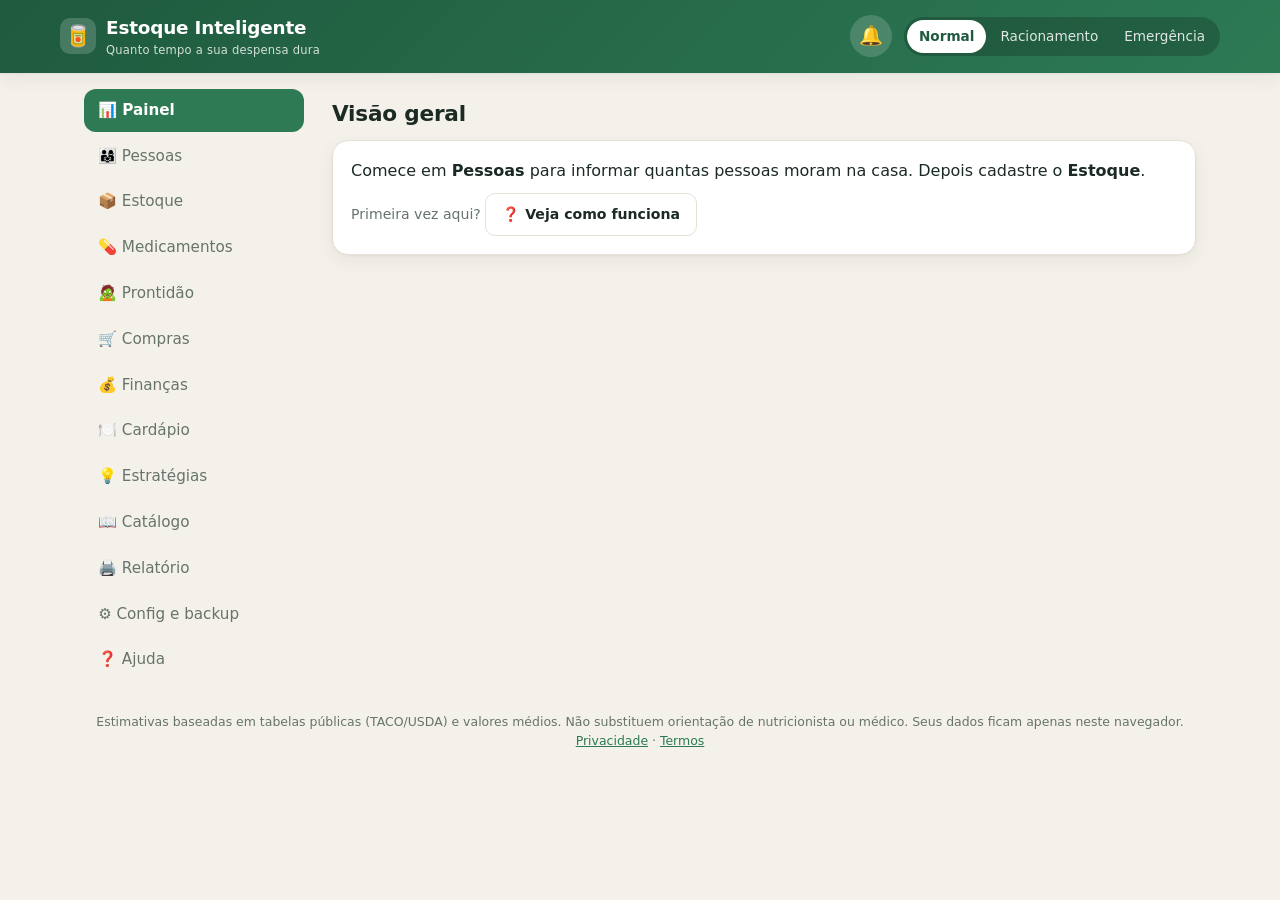
<file: index.html>
<!doctype html>
<html lang="pt-BR">
<head>
<meta charset="utf-8">
<meta name="viewport" content="width=device-width, initial-scale=1">
<title>Estoque Inteligente</title>
<meta name="description" content="Controle de alimentos armazenados e quanto tempo duram para a sua família.">
<meta name="theme-color" content="#2f6f4e">
<link rel="manifest" href="manifest.webmanifest">
<link rel="icon" href="icons/icon.svg" type="image/svg+xml">
<link rel="apple-touch-icon" href="icons/icon-192.png">
<link rel="stylesheet" href="css/style.css">
</head>
<body>
<header class="top">
  <div class="top-in">
    <div class="brand"><span class="logo" aria-hidden="true">🥫</span><div><strong>Estoque Inteligente</strong><small>Quanto tempo a sua despensa dura</small></div></div>
    <button id="bell" class="bell" type="button" data-act="notif-abrir" aria-label="Notificações" aria-pressed="false"><span aria-hidden="true">🔔</span><span class="badge" hidden>0</span></button>
    <div id="modo" class="seg" role="group" aria-label="Modo de consumo"></div>
  </div>
</header>
<div class="layout">
<nav class="tabs" aria-label="Seções"><div id="tabs" class="tabs-in" role="tablist"></div></nav>
<main id="view" tabindex="-1"></main>
</div>
<footer class="foot">
  Estimativas baseadas em tabelas públicas (TACO/USDA) e valores médios. Não substituem orientação de nutricionista ou médico.
  Seus dados ficam apenas neste navegador.
  <a href="privacidade.html">Privacidade</a> · <a href="termos.html">Termos</a>
</footer>
<script src="js/data.js"></script>
<script src="js/taco.js"></script>
<script src="js/usda.js"></script>
<script src="js/extras.js"></script>
<script src="js/meds.js"></script>
<script src="js/prontidao.js"></script>
<script src="js/drive.js"></script>
<script src="js/financas.js"></script>
<script src="js/engine.js"></script>
<script src="js/app.js"></script>
<script>
if ("serviceWorker" in navigator && location.protocol.indexOf("http") === 0) {
  window.addEventListener("load", function () { navigator.serviceWorker.register("sw.js").catch(function () {}); });
}
</script>
</body>
</html>
</file>
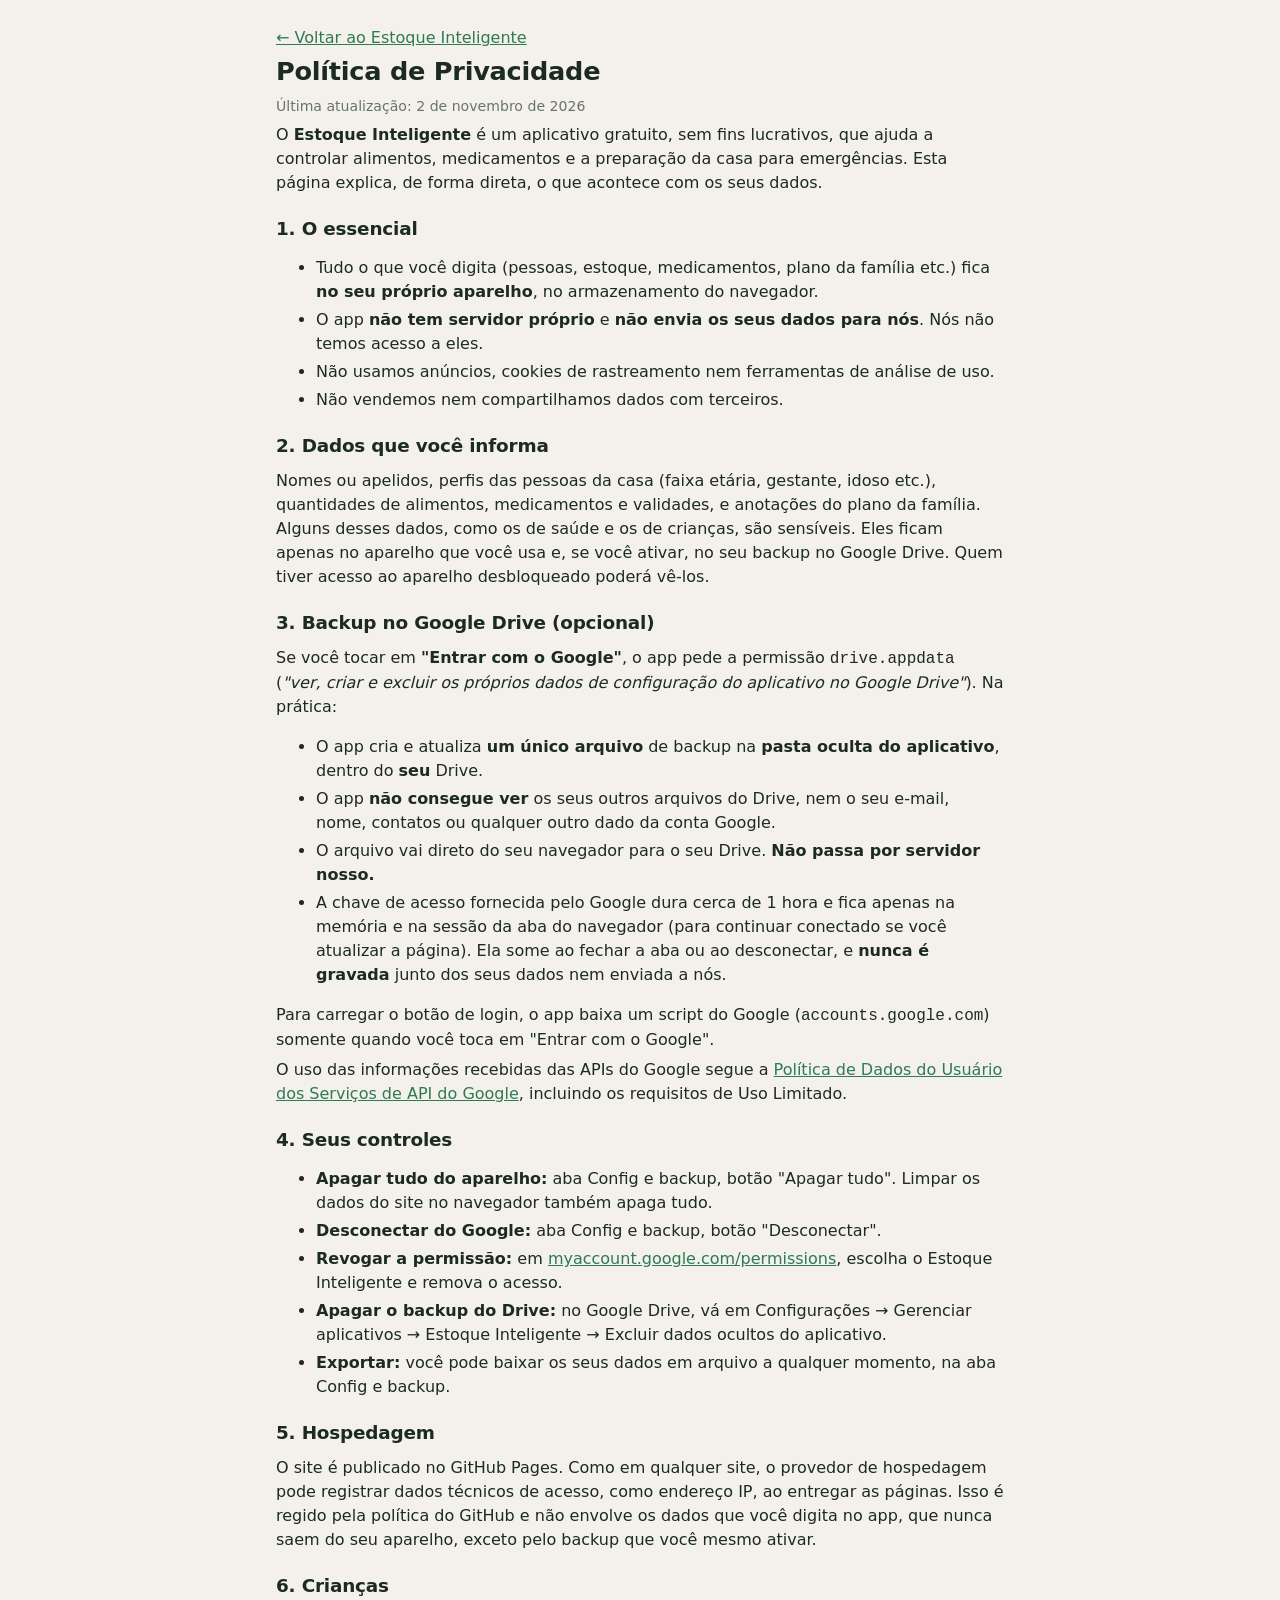
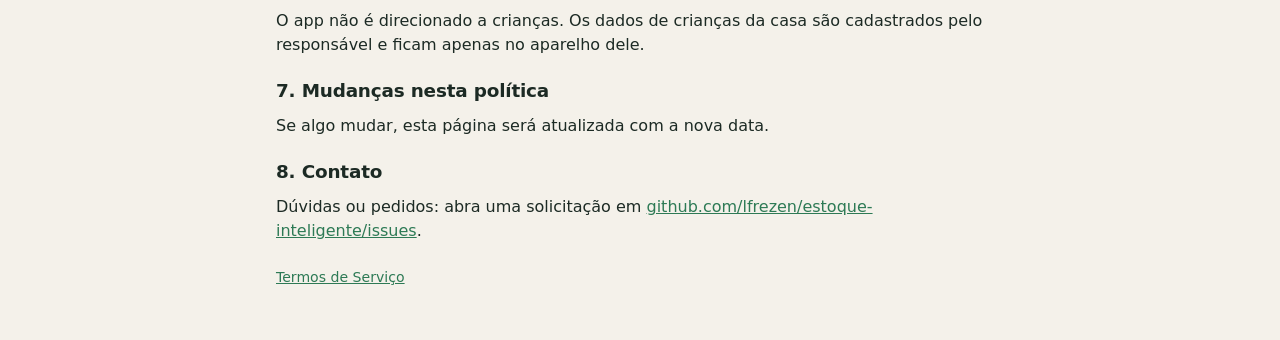
<file: privacidade.html>
<!doctype html>
<html lang="pt-BR">
<head>
<meta charset="utf-8">
<meta name="viewport" content="width=device-width, initial-scale=1">
<title>Política de Privacidade · Estoque Inteligente</title>
<meta name="description" content="Como o Estoque Inteligente trata os seus dados: tudo fica no seu aparelho, e o backup no Google Drive é opcional.">
<link rel="stylesheet" href="css/style.css">
<style>.doc{max-width:760px;margin:0 auto;padding:20px 16px 48px}.doc h1{font-size:1.6rem}.doc h2{font-size:1.15rem;margin-top:22px}.doc li{margin:4px 0}.doc a{color:var(--brand)}</style>
</head>
<body>
<main class="doc">
<p><a href="./">← Voltar ao Estoque Inteligente</a></p>
<h1>Política de Privacidade</h1>
<p class="muted">Última atualização: 2 de novembro de 2026</p>

<p>O <b>Estoque Inteligente</b> é um aplicativo gratuito, sem fins lucrativos, que ajuda a controlar alimentos, medicamentos e a preparação da casa para emergências. Esta página explica, de forma direta, o que acontece com os seus dados.</p>

<h2>1. O essencial</h2>
<ul>
  <li>Tudo o que você digita (pessoas, estoque, medicamentos, plano da família etc.) fica <b>no seu próprio aparelho</b>, no armazenamento do navegador.</li>
  <li>O app <b>não tem servidor próprio</b> e <b>não envia os seus dados para nós</b>. Nós não temos acesso a eles.</li>
  <li>Não usamos anúncios, cookies de rastreamento nem ferramentas de análise de uso.</li>
  <li>Não vendemos nem compartilhamos dados com terceiros.</li>
</ul>

<h2>2. Dados que você informa</h2>
<p>Nomes ou apelidos, perfis das pessoas da casa (faixa etária, gestante, idoso etc.), quantidades de alimentos, medicamentos e validades, e anotações do plano da família. Alguns desses dados, como os de saúde e os de crianças, são sensíveis. Eles ficam apenas no aparelho que você usa e, se você ativar, no seu backup no Google Drive. Quem tiver acesso ao aparelho desbloqueado poderá vê-los.</p>

<h2>3. Backup no Google Drive (opcional)</h2>
<p>Se você tocar em <b>"Entrar com o Google"</b>, o app pede a permissão <code>drive.appdata</code> (<i>"ver, criar e excluir os próprios dados de configuração do aplicativo no Google Drive"</i>). Na prática:</p>
<ul>
  <li>O app cria e atualiza <b>um único arquivo</b> de backup na <b>pasta oculta do aplicativo</b>, dentro do <b>seu</b> Drive.</li>
  <li>O app <b>não consegue ver</b> os seus outros arquivos do Drive, nem o seu e-mail, nome, contatos ou qualquer outro dado da conta Google.</li>
  <li>O arquivo vai direto do seu navegador para o seu Drive. <b>Não passa por servidor nosso.</b></li>
  <li>A chave de acesso fornecida pelo Google dura cerca de 1 hora e fica apenas na memória e na sessão da aba do navegador (para continuar conectado se você atualizar a página). Ela some ao fechar a aba ou ao desconectar, e <b>nunca é gravada</b> junto dos seus dados nem enviada a nós.</li>
</ul>
<p>Para carregar o botão de login, o app baixa um script do Google (<code>accounts.google.com</code>) somente quando você toca em "Entrar com o Google".</p>
<p>O uso das informações recebidas das APIs do Google segue a <a href="https://developers.google.com/terms/api-services-user-data-policy" rel="noopener">Política de Dados do Usuário dos Serviços de API do Google</a>, incluindo os requisitos de Uso Limitado.</p>

<h2>4. Seus controles</h2>
<ul>
  <li><b>Apagar tudo do aparelho:</b> aba Config e backup, botão "Apagar tudo". Limpar os dados do site no navegador também apaga tudo.</li>
  <li><b>Desconectar do Google:</b> aba Config e backup, botão "Desconectar".</li>
  <li><b>Revogar a permissão:</b> em <a href="https://myaccount.google.com/permissions" rel="noopener">myaccount.google.com/permissions</a>, escolha o Estoque Inteligente e remova o acesso.</li>
  <li><b>Apagar o backup do Drive:</b> no Google Drive, vá em Configurações → Gerenciar aplicativos → Estoque Inteligente → Excluir dados ocultos do aplicativo.</li>
  <li><b>Exportar:</b> você pode baixar os seus dados em arquivo a qualquer momento, na aba Config e backup.</li>
</ul>

<h2>5. Hospedagem</h2>
<p>O site é publicado no GitHub Pages. Como em qualquer site, o provedor de hospedagem pode registrar dados técnicos de acesso, como endereço IP, ao entregar as páginas. Isso é regido pela política do GitHub e não envolve os dados que você digita no app, que nunca saem do seu aparelho, exceto pelo backup que você mesmo ativar.</p>

<h2>6. Crianças</h2>
<p>O app não é direcionado a crianças. Os dados de crianças da casa são cadastrados pelo responsável e ficam apenas no aparelho dele.</p>

<h2>7. Mudanças nesta política</h2>
<p>Se algo mudar, esta página será atualizada com a nova data.</p>

<h2>8. Contato</h2>
<p>Dúvidas ou pedidos: abra uma solicitação em <a href="https://github.com/lfrezen/estoque-inteligente/issues" rel="noopener">github.com/lfrezen/estoque-inteligente/issues</a>.</p>

<p class="muted" style="margin-top:24px"><a href="termos.html">Termos de Serviço</a></p>
</main>
</body>
</html>
</file>
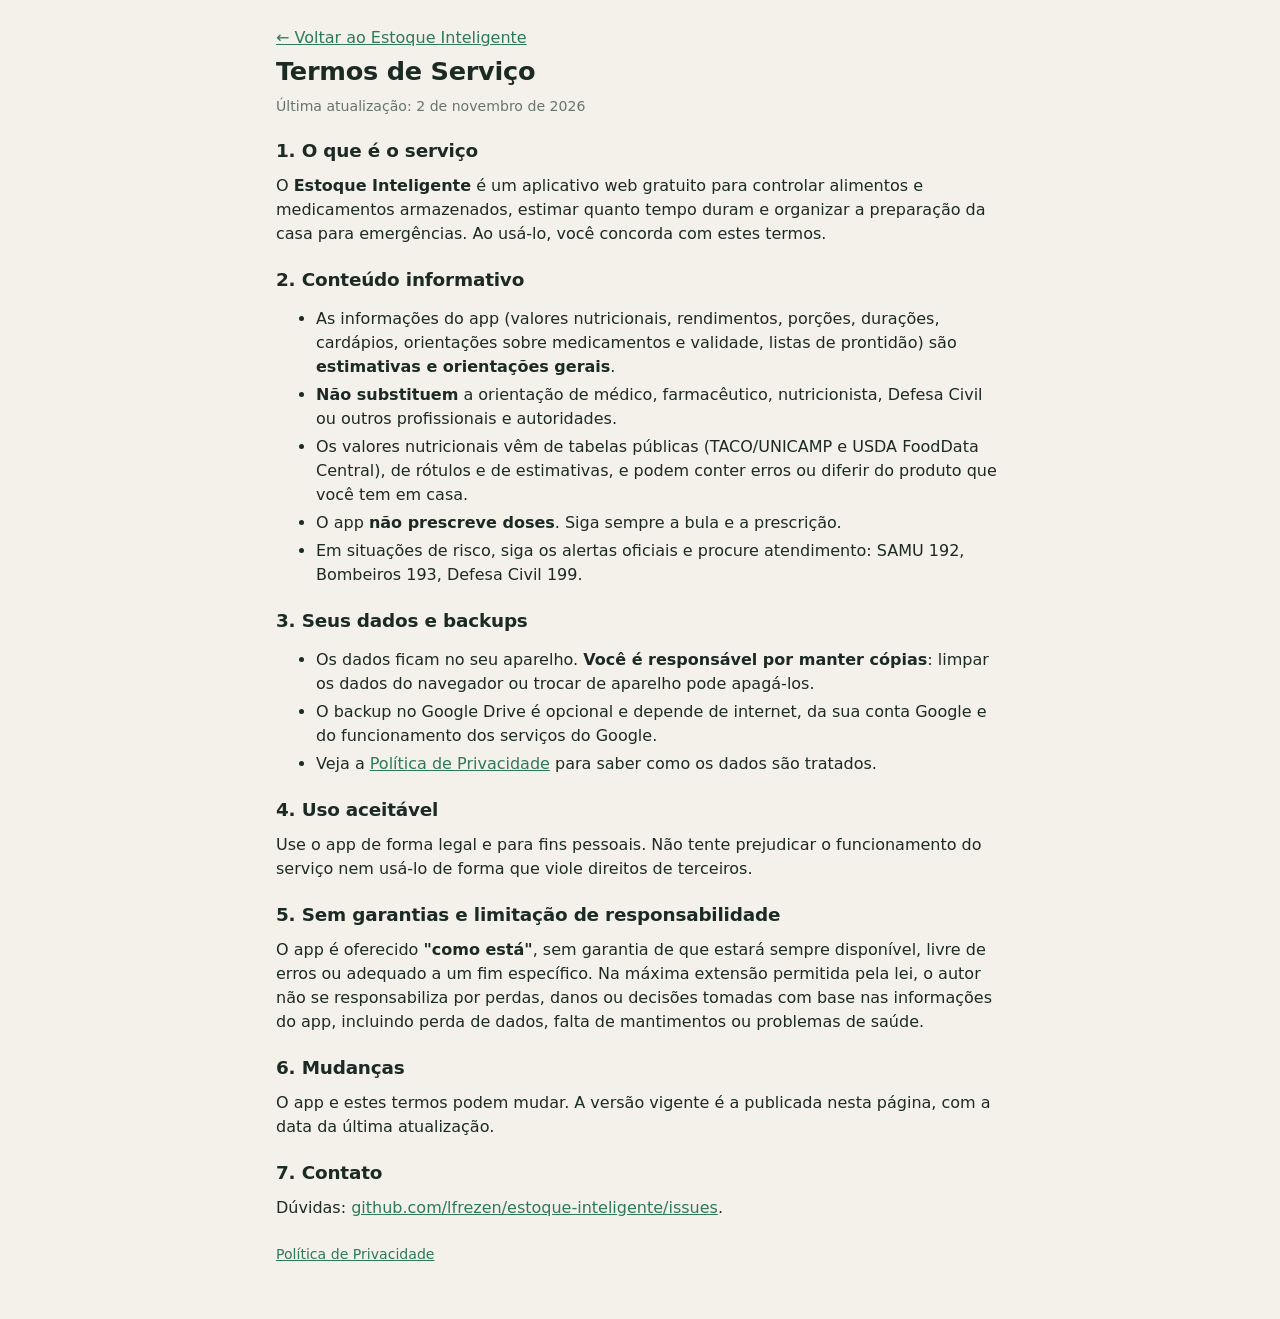
<file: termos.html>
<!doctype html>
<html lang="pt-BR">
<head>
<meta charset="utf-8">
<meta name="viewport" content="width=device-width, initial-scale=1">
<title>Termos de Serviço · Estoque Inteligente</title>
<meta name="description" content="Condições de uso do Estoque Inteligente, aplicativo gratuito e informativo.">
<link rel="stylesheet" href="css/style.css">
<style>.doc{max-width:760px;margin:0 auto;padding:20px 16px 48px}.doc h1{font-size:1.6rem}.doc h2{font-size:1.15rem;margin-top:22px}.doc li{margin:4px 0}.doc a{color:var(--brand)}</style>
</head>
<body>
<main class="doc">
<p><a href="./">← Voltar ao Estoque Inteligente</a></p>
<h1>Termos de Serviço</h1>
<p class="muted">Última atualização: 2 de novembro de 2026</p>

<h2>1. O que é o serviço</h2>
<p>O <b>Estoque Inteligente</b> é um aplicativo web gratuito para controlar alimentos e medicamentos armazenados, estimar quanto tempo duram e organizar a preparação da casa para emergências. Ao usá-lo, você concorda com estes termos.</p>

<h2>2. Conteúdo informativo</h2>
<ul>
  <li>As informações do app (valores nutricionais, rendimentos, porções, durações, cardápios, orientações sobre medicamentos e validade, listas de prontidão) são <b>estimativas e orientações gerais</b>.</li>
  <li><b>Não substituem</b> a orientação de médico, farmacêutico, nutricionista, Defesa Civil ou outros profissionais e autoridades.</li>
  <li>Os valores nutricionais vêm de tabelas públicas (TACO/UNICAMP e USDA FoodData Central), de rótulos e de estimativas, e podem conter erros ou diferir do produto que você tem em casa.</li>
  <li>O app <b>não prescreve doses</b>. Siga sempre a bula e a prescrição.</li>
  <li>Em situações de risco, siga os alertas oficiais e procure atendimento: SAMU 192, Bombeiros 193, Defesa Civil 199.</li>
</ul>

<h2>3. Seus dados e backups</h2>
<ul>
  <li>Os dados ficam no seu aparelho. <b>Você é responsável por manter cópias</b>: limpar os dados do navegador ou trocar de aparelho pode apagá-los.</li>
  <li>O backup no Google Drive é opcional e depende de internet, da sua conta Google e do funcionamento dos serviços do Google.</li>
  <li>Veja a <a href="privacidade.html">Política de Privacidade</a> para saber como os dados são tratados.</li>
</ul>

<h2>4. Uso aceitável</h2>
<p>Use o app de forma legal e para fins pessoais. Não tente prejudicar o funcionamento do serviço nem usá-lo de forma que viole direitos de terceiros.</p>

<h2>5. Sem garantias e limitação de responsabilidade</h2>
<p>O app é oferecido <b>"como está"</b>, sem garantia de que estará sempre disponível, livre de erros ou adequado a um fim específico. Na máxima extensão permitida pela lei, o autor não se responsabiliza por perdas, danos ou decisões tomadas com base nas informações do app, incluindo perda de dados, falta de mantimentos ou problemas de saúde.</p>

<h2>6. Mudanças</h2>
<p>O app e estes termos podem mudar. A versão vigente é a publicada nesta página, com a data da última atualização.</p>

<h2>7. Contato</h2>
<p>Dúvidas: <a href="https://github.com/lfrezen/estoque-inteligente/issues" rel="noopener">github.com/lfrezen/estoque-inteligente/issues</a>.</p>

<p class="muted" style="margin-top:24px"><a href="privacidade.html">Política de Privacidade</a></p>
</main>
</body>
</html>
</file>
<file: css/style.css>
:root {
  --bg: #f4f1ea; --bg2: #ebe7dc; --card: #ffffff; --ink: #1c2a24; --muted: #66746c; --line: #e6e1d4;
  --brand: #2d7a55; --brand-2: #1f5a3e; --brand-soft: #e3f1e9; --brand-ink: #ffffff;
  --accent: #e0a23b; --ok: #2d7a55; --warn: #c98512; --bad: #c4423a; --info: #2f6db2;
  --ok-soft: #e3f1e9; --warn-soft: #fbf0d9; --bad-soft: #fae6e3; --info-soft: #e4eefa;
  --bar: #ece8dc; --shadow: 0 1px 2px rgba(28,42,36,.05), 0 6px 18px rgba(28,42,36,.06);
  --r: 16px;
}
@media (prefers-color-scheme: dark) {
  :root { --bg: #101613; --bg2: #18201c; --card: #19211d; --ink: #e8eee9; --muted: #93a39a; --line: #2a352f;
    --brand: #4fb184; --brand-2: #3a9a6e; --brand-soft: #1d3228; --brand-ink: #08130d; --accent: #e8b550;
    --ok: #55b98b; --warn: #e5a93f; --bad: #ee7b72; --info: #7db3ec;
    --ok-soft: #1b3126; --warn-soft: #382d14; --bad-soft: #3a1f1c; --info-soft: #1a2a3d;
    --bar: #26312b; --shadow: 0 1px 2px rgba(0,0,0,.3), 0 6px 18px rgba(0,0,0,.25); }
}
* { box-sizing: border-box; }
html { scroll-behavior: smooth; }
body { margin: 0; background: var(--bg); color: var(--ink); font: 16px/1.5 system-ui, -apple-system, "Segoe UI", Roboto, sans-serif; -webkit-font-smoothing: antialiased; }

/* Cabeçalho */
.top { position: sticky; top: 0; z-index: 20; background: linear-gradient(135deg, var(--brand-2), var(--brand)); color: #fff; padding: 12px 16px 14px; box-shadow: var(--shadow); }
.top-in { max-width: 980px; margin: 0 auto; display: flex; align-items: center; justify-content: space-between; gap: 12px; flex-wrap: wrap; }
.brand { display: flex; align-items: center; gap: 10px; font-size: 1.15rem; letter-spacing: -.01em; }
.brand .logo { width: 36px; height: 36px; border-radius: 10px; background: rgba(255,255,255,.18); display: grid; place-items: center; font-size: 1.3rem; }
.brand small { display: block; font-size: .72rem; opacity: .8; font-weight: 400; letter-spacing: .02em; }
.seg { display: inline-flex; background: rgba(0,0,0,.2); border-radius: 99px; padding: 3px; gap: 2px; }
.seg button { border: 0; background: transparent; color: rgba(255,255,255,.85); font: inherit; font-size: .85rem; padding: 6px 12px; border-radius: 99px; cursor: pointer; transition: background .15s; }
.seg button[aria-pressed="true"] { background: #fff; color: var(--brand-2); font-weight: 700; }
.tabs { display: flex; gap: 6px; overflow-x: auto; padding: 10px 12px; background: var(--bg); scrollbar-width: none; }
.tabs::-webkit-scrollbar { display: none; }
.tabs-in { display: flex; gap: 6px; max-width: 980px; margin: 0 auto; width: 100%; }
.tabs button { flex: 0 0 auto; border: 1px solid var(--line); background: var(--card); color: var(--muted); padding: 7px 13px; border-radius: 99px; font: inherit; font-size: .9rem; cursor: pointer; transition: all .15s; white-space: nowrap; }
.tabs button:hover { color: var(--ink); }
.tabs button[aria-selected="true"] { background: var(--brand); border-color: var(--brand); color: var(--brand-ink); font-weight: 600; }

main { max-width: 980px; margin: 0 auto; padding: 8px 16px 24px; outline: none; animation: fade .25s ease; }
@keyframes fade { from { opacity: 0; transform: translateY(4px); } to { opacity: 1; transform: none; } }
@media (prefers-reduced-motion: reduce) { main { animation: none; } html { scroll-behavior: auto; } }
h1, h2, h3 { line-height: 1.25; margin: 0 0 8px; letter-spacing: -.01em; }
h2 { font-size: 1.35rem; margin: 8px 0 12px; }
h3 { font-size: 1.02rem; }
p { margin: 6px 0; }

/* Cartões */
.card { background: var(--card); border: 1px solid var(--line); border-radius: var(--r); padding: 18px; margin-bottom: 16px; box-shadow: var(--shadow); }
.card > h3:first-child { display: flex; align-items: center; gap: 8px; }
.grid { display: grid; gap: 12px; grid-template-columns: repeat(auto-fit, minmax(190px, 1fr)); margin-bottom: 16px; }
.muted { color: var(--muted); font-size: .88rem; }

/* Hero do painel */
.hero { display: grid; grid-template-columns: auto 1fr; gap: 22px; align-items: center; background: linear-gradient(160deg, var(--card), var(--brand-soft)); }
.ring { position: relative; width: 168px; height: 168px; }
.ring svg { transform: rotate(-90deg); width: 100%; height: 100%; }
.ring .trk { stroke: var(--bar); } .ring .val { stroke: var(--brand); transition: stroke-dashoffset .6s ease; stroke-linecap: round; }
.ring.warn .val { stroke: var(--warn); } .ring.bad .val { stroke: var(--bad); }
.ring .mid { position: absolute; inset: 0; display: grid; place-content: center; text-align: center; }
.ring .mid b { font-size: 2.3rem; line-height: 1; letter-spacing: -.03em; }
.ring .mid span { font-size: .78rem; color: var(--muted); }
.hero h2 { margin: 0 0 4px; font-size: 1.3rem; }
.chips { display: flex; flex-wrap: wrap; gap: 6px; margin-top: 10px; }
.chip { font-size: .8rem; padding: 3px 10px; border-radius: 99px; background: var(--bg2); color: var(--muted); }
@media (max-width: 560px) { .hero { grid-template-columns: 1fr; justify-items: center; text-align: center; } .chips { justify-content: center; } }

/* KPIs */
.kpi { background: var(--card); border: 1px solid var(--line); border-radius: var(--r); padding: 14px 16px; box-shadow: var(--shadow); position: relative; overflow: hidden; }
.kpi::before { content: ""; position: absolute; left: 0; top: 0; bottom: 0; width: 4px; background: var(--ok); }
.kpi.warn::before { background: var(--warn); } .kpi.bad::before { background: var(--bad); }
.kpi .ic { font-size: 1.3rem; }
.kpi .l { color: var(--muted); font-size: .82rem; }
.kpi .v { font-size: 1.7rem; font-weight: 750; line-height: 1.15; letter-spacing: -.02em; margin: 2px 0; }
.kpi.ok .v { color: var(--ok); } .kpi.warn .v { color: var(--warn); } .kpi.bad .v { color: var(--bad); }

/* Barras */
.bar { height: 10px; background: var(--bar); border-radius: 99px; overflow: hidden; }
.bar > i { display: block; height: 100%; background: var(--brand); border-radius: 99px; transition: width .5s ease; }
.bar.bad > i { background: var(--bad); } .bar.warn > i { background: var(--warn); }

/* Tabelas */
table { width: 100%; border-collapse: collapse; font-size: .92rem; }
th, td { text-align: left; padding: 10px 8px; border-bottom: 1px solid var(--line); vertical-align: middle; }
tbody tr:last-child td { border-bottom: 0; }
tbody tr:hover { background: var(--bg); }
th { color: var(--muted); font-weight: 600; font-size: .74rem; text-transform: uppercase; letter-spacing: .05em; }
td.num, th.num { text-align: right; font-variant-numeric: tabular-nums; }
.scroll { overflow-x: auto; margin: 0 -4px; padding: 0 4px; }
.fname { display: flex; align-items: center; gap: 10px; }
.fname .em { font-size: 1.35rem; width: 32px; height: 32px; display: grid; place-items: center; background: var(--bg2); border-radius: 10px; flex: 0 0 auto; }

/* Formulários */
label { display: block; font-size: .8rem; color: var(--muted); margin-bottom: 3px; font-weight: 500; }
input, select, button { font: inherit; }
input, select { width: 100%; padding: 9px 11px; border: 1px solid var(--line); border-radius: 10px; background: var(--bg); color: var(--ink); transition: border-color .15s, box-shadow .15s; }
input:focus, select:focus { outline: none; border-color: var(--brand); box-shadow: 0 0 0 3px var(--brand-soft); }
td input { padding: 5px 8px; }
button:focus-visible, .tabs button:focus-visible, .seg button:focus-visible { outline: 2px solid var(--accent); outline-offset: 2px; }
.form { display: grid; gap: 12px; grid-template-columns: repeat(auto-fit, minmax(150px, 1fr)); align-items: end; }
.btn { background: var(--brand); color: var(--brand-ink); border: 0; border-radius: 10px; padding: 10px 16px; cursor: pointer; font-weight: 650; transition: filter .15s, transform .05s; }
.btn:hover { filter: brightness(1.08); } .btn:active { transform: translateY(1px); }
.btn.sec { background: transparent; color: var(--ink); border: 1px solid var(--line); }
.btn.del { background: transparent; color: var(--bad); border: 1px solid var(--line); padding: 4px 10px; font-weight: 500; }
.btn.del:hover { background: var(--bad-soft); }
.tag { display: inline-block; padding: 1px 9px; border-radius: 99px; font-size: .74rem; background: var(--brand-soft); color: var(--brand); font-weight: 600; }
.tag.src { background: var(--info-soft); color: var(--info); } .tag.est { background: var(--bg2); color: var(--muted); }

/* Sugestões */
.sug { display: flex; gap: 12px; padding: 12px 14px; margin: 8px 0; border-radius: 12px; background: var(--info-soft); }
.sug .ic { font-size: 1.2rem; line-height: 1.4; }
.sug b { display: block; }
.sug.alto { background: var(--bad-soft); } .sug.medio { background: var(--warn-soft); } .sug.ok { background: var(--ok-soft); }
.empty { color: var(--muted); padding: 28px 12px; text-align: center; background: var(--card); border: 1px dashed var(--line); border-radius: var(--r); }
.empty big { display: block; font-size: 2.2rem; margin-bottom: 6px; }
.row2 { display: grid; gap: 16px; grid-template-columns: repeat(auto-fit, minmax(300px, 1fr)); }
.row2 > .card { margin-bottom: 0; }
.row2 { margin-bottom: 16px; }
.flex { display: flex; gap: 8px; flex-wrap: wrap; align-items: center; }
.between { justify-content: space-between; }
.disclaimer { border-radius: 12px; padding: 10px 14px; font-size: .88rem; margin: 12px 0 0; background: var(--warn-soft); }
.meal { margin-bottom: 10px; }
.menu-day { display: grid; grid-template-columns: 64px 1fr; gap: 14px; }
.menu-day .dnum { background: var(--brand-soft); color: var(--brand); border-radius: 12px; display: grid; place-content: center; text-align: center; font-weight: 700; line-height: 1.1; }
.menu-day .dnum small { font-weight: 500; font-size: .7rem; }
.foot { max-width: 980px; margin: 0 auto; padding: 8px 16px 40px; color: var(--muted); font-size: .78rem; text-align: center; }
@media (max-width: 560px) {
  main { padding: 4px 12px 20px; } .grid { grid-template-columns: 1fr 1fr; gap: 10px; } .kpi { padding: 12px; } .kpi .v { font-size: 1.35rem; }
  .seg { width: 100%; } .seg button { flex: 1; padding: 6px 4px; font-size: .8rem; }
}

/* Macronutrientes */
.macro-wrap { display: grid; grid-template-columns: 150px 1fr; gap: 20px; align-items: center; margin-top: 8px; }
.donut { position: relative; width: 150px; height: 150px; }
.donut svg { width: 100%; height: 100%; }
.donut .mid { position: absolute; inset: 0; display: grid; place-content: center; text-align: center; }
.donut .mid b { font-size: 1.35rem; line-height: 1.1; } .donut .mid span { font-size: .7rem; color: var(--muted); }
.macro-list { display: grid; gap: 14px; }
.macro .bar { margin: 6px 0 4px; }
.macro .dot { display: inline-block; width: 10px; height: 10px; border-radius: 50%; margin-right: 6px; }
.macro .src { font-size: .8rem; }
@media (max-width: 560px) { .macro-wrap { grid-template-columns: 1fr; justify-items: center; } .macro-list { width: 100%; } }

/* Seletor com busca */
.combo { position: relative; }
.form[data-form=estoque] { position: relative; }
.form[data-form=estoque] .combo { position: static; }
.form[data-form=estoque] .combo ul { max-height: 380px; }
.form[data-form=estoque] .combo li[role=option] { padding: 8px 10px; }
.combo ul { position: absolute; z-index: 30; left: 0; right: 0; top: calc(100% + 4px); max-height: 320px; overflow-y: auto; margin: 0; padding: 4px; list-style: none; background: var(--card); border: 1px solid var(--line); border-radius: 12px; box-shadow: 0 10px 30px rgba(0,0,0,.18); }
.combo li[role=option] { display: flex; align-items: center; gap: 10px; padding: 7px 8px; border-radius: 8px; cursor: pointer; }
.combo li[role=option] small { display: block; color: var(--muted); font-size: .74rem; }
.combo li[aria-selected=true] { background: var(--brand-soft); }
.combo .em { font-size: 1.2rem; width: 30px; height: 30px; display: grid; place-items: center; background: var(--bg2); border-radius: 8px; flex: 0 0 auto; }
.combo .none, .combo .more { padding: 8px; color: var(--muted); font-size: .9rem; } .combo .none .btn, .combo .more .btn { margin-top: 6px; width: 100%; }
tbody tr[hidden] { display: none; }
@media (max-width: 560px) { .combo { grid-column: 1 / -1; } }

/* ---------- Relatório para imprimir ---------- */
.rel-sheet { background: #fff; color: #111; border: 1px solid var(--line); border-radius: 12px; padding: 16px; margin-bottom: 18px; overflow-x: auto; }
.rel-sheet h1 { font-size: 1.25rem; margin: 0 0 2px; color: #111; }
.rel-head { display: flex; justify-content: space-between; align-items: flex-start; gap: 16px; flex-wrap: wrap; margin-bottom: 10px; }
.rel-sheet .rs { font-size: .8rem; color: #444; }
.rel-kpis { display: flex; gap: 8px; }
.rk { border: 1.5px solid #222; border-radius: 6px; padding: 4px 10px; min-width: 112px; }
.rk .rl { font-size: .7rem; color: #444; } .rk .rv { font-size: 1.15rem; font-weight: 800; line-height: 1.15; } .rk .rs { font-size: .68rem; }
.rel-t { width: 100%; border-collapse: collapse; font-size: .78rem; table-layout: fixed; color: #111; }
.rel-t th, .rel-t td { border: 1px solid #777; padding: 3px 5px; vertical-align: middle; background: #fff; color: #111; text-transform: none; letter-spacing: 0; }
.rel-t th { background: #e9e9e9; font-size: .7rem; text-align: center; font-weight: 700; }
.rel-t td.c { text-align: center; } .rel-t small { color: #444; font-size: .66rem; }
.rel-t tr.grp td { background: #f0f0f0; font-weight: 700; font-size: .72rem; padding: 2px 6px; }
.rel-t td.rest { height: 8mm; } .rel-t tbody.g { break-inside: avoid; page-break-inside: avoid; }
.rel-t td.bx { line-height: 1; padding: 3px; }
.rel-t.menu td { vertical-align: top; font-size: .74rem; line-height: 1.35; height: 16mm; }
.rel-t.menu th:first-child { width: 8%; }
.box { display: inline-block; width: 4.3mm; height: 4.3mm; border: 1px solid #222; margin: 0 .4mm .4mm 0; font-size: 5px; line-height: 4.3mm; text-align: center; color: #888; font-style: normal; vertical-align: middle; }
.box.big { width: 7mm; height: 7mm; display: block; margin: 1px auto 0; }
.rel-foot { font-size: .74rem; margin-top: 8px; color: #333; }
.cal-grid { display: grid; grid-template-columns: repeat(10, 1fr); gap: 3px; }
.cal { border: 1px solid #555; border-radius: 4px; padding: 2px 3px; min-height: 14.5mm; font-size: .7rem; text-align: center; background: #fff; color: #111; position: relative; }
.cal b { font-size: .85rem; display: block; line-height: 1.1; } .cal span { color: #555; font-size: .62rem; display: block; }
.cal.sem { background: repeating-linear-gradient(45deg, #fff, #fff 3px, #ddd 3px, #ddd 4px); }
.cal.marca { border: 2px solid #000; } .cal em { display: block; font-style: normal; font-size: .58rem; font-weight: 700; line-height: 1.15; }

@media print {
  @page { size: A4 landscape; margin: 8mm; }
  :root { --bg: #fff; --card: #fff; --ink: #000; --muted: #333; --line: #999; }
  html, body { background: #fff !important; color: #000 !important; font-size: 12px; }
  .top, .tabs, .foot, .no-print, footer { display: none !important; }
  main { max-width: none !important; padding: 0 !important; animation: none !important; }
  .rel-sheet { border: 0; border-radius: 0; padding: 0; margin: 0; overflow: visible; page-break-after: always; break-after: page; }
  .rel-sheet:last-of-type { page-break-after: auto; break-after: auto; }
  .rel-t thead { display: table-header-group; }
  .rel-t tr { page-break-inside: avoid; break-inside: avoid; }
  .rel-t th, .rel-t td, .cal, .rk, .box, .rel-t tr.grp td, .cal.sem { -webkit-print-color-adjust: exact; print-color-adjust: exact; }
}
@media (max-width: 560px) { .cal-grid { grid-template-columns: repeat(5, 1fr); } }

/* Medicamentos */
.tag.bad { background: var(--bad-soft); color: var(--bad); } .tag.warn { background: var(--warn-soft); color: var(--warn); }
b.bad { color: var(--bad); } b.warn { color: var(--warn); } b.ok { color: var(--ok); }
details.dica { border-top: 1px solid var(--line); padding: 8px 0; } details.dica:first-of-type { border-top: 0; }
details.dica summary { cursor: pointer; font-weight: 600; } details.dica p { margin: 6px 0 2px; color: var(--ink); }

/* Prontidão */
.pr-hero { display: flex; align-items: center; gap: 18px; margin-bottom: 12px; }
.pr-num { width: 104px; height: 104px; border-radius: 50%; display: grid; place-content: center; text-align: center; border: 8px solid var(--brand); flex: 0 0 auto; }
.pr-num b { font-size: 2.2rem; line-height: 1; } .pr-num span { font-size: .7rem; color: var(--muted); }
.pr-hero h2 { margin: 0; }
.chk { display: flex; gap: 10px; align-items: flex-start; padding: 7px 0; border-top: 1px solid var(--line); cursor: pointer; }
.chk input { width: 20px; height: 20px; margin-top: 2px; flex: 0 0 auto; accent-color: var(--brand); }
.chk small { color: var(--muted); }
details.area summary { cursor: pointer; display: flex; justify-content: space-between; gap: 10px; align-items: center; list-style: none; }
details.area summary::-webkit-details-marker { display: none; }
.rel-2col { display: grid; grid-template-columns: 1fr 1fr; gap: 12px; }
.rel-t.plan td { height: 11mm; vertical-align: top; }

/* Aviso de backup no Painel */
#avisoBackup, #avisoValidade { flex-wrap: wrap; margin-bottom: 16px; }
#avisoBackup > div:nth-child(2), #avisoValidade > div:nth-child(2) { flex: 1 1 220px; min-width: 0; }
@media (max-width: 560px) { #avisoBackup > .flex, #avisoValidade > .flex { flex: 0 0 100%; padding-left: 34px; } }

/* ---------- Ajustes de layout: cabeçalho, menu lateral no desktop, rodapé ---------- */
:root { --hdr1: #1f5a3e; --hdr2: #2d7a55; }
@media (prefers-color-scheme: dark) { :root { --hdr1: #143326; --hdr2: #1d4a37; } }
.top { background: linear-gradient(135deg, var(--hdr1), var(--hdr2)); }
.top-in, .layout, .foot { max-width: 1160px; }
.layout { margin: 0 auto; }
.foot a { color: var(--brand); text-decoration: underline; }
@media (min-width: 900px) {
  .top { padding: 14px 24px; }
  .layout { display: grid; grid-template-columns: 220px minmax(0, 1fr); gap: 28px; padding: 0 24px; align-items: start; }
  .tabs { position: sticky; top: 84px; display: block; padding: 16px 0 24px; overflow: visible; background: transparent; max-height: calc(100vh - 100px); overflow-y: auto; }
  .tabs-in { flex-direction: column; max-width: none; margin: 0; gap: 3px; }
  .tabs button { width: 100%; text-align: left; border: 0; background: transparent; padding: 10px 14px; border-radius: 12px; font-size: .95rem; }
  .tabs button:hover { background: var(--bg2); }
  .tabs button[aria-selected="true"] { background: var(--brand); color: var(--brand-ink); }
  main { max-width: none; margin: 0; padding: 20px 0 32px; min-width: 0; }
  .foot { padding: 8px 24px 40px; }
}
@media print { .layout { display: block !important; padding: 0 !important; max-width: none !important; } }

/* Finanças */
.fin-bars { display: flex; align-items: stretch; gap: 6px; height: 170px; margin-top: 6px; }
.fin-bar { flex: 1; min-width: 0; display: flex; flex-direction: column; justify-content: flex-end; align-items: center; gap: 3px; border: 0; background: transparent; cursor: pointer; padding: 0; color: var(--muted); font: inherit; }
.fin-bar i { display: block; width: 100%; background: var(--brand-soft); border-radius: 6px 6px 0 0; min-height: 3px; transition: background .15s; }
.fin-bar:hover i { background: var(--brand); opacity: .7; }
.fin-bar.sel i { background: var(--brand); }
.fin-bar .v { font-size: .68rem; min-height: 1em; } .fin-bar .l { font-size: .7rem; } .fin-bar.sel .l { color: var(--ink); font-weight: 700; }

/* Sino e central de notificações */
.top-in .brand { flex: 1; min-width: 0; }
.bell { position: relative; flex: 0 0 auto; width: 42px; height: 42px; border: 0; border-radius: 50%; background: rgba(255,255,255,.16); color: #fff; font-size: 1.2rem; cursor: pointer; display: grid; place-items: center; transition: background .15s; }
.bell:hover { background: rgba(255,255,255,.26); }
.bell[aria-pressed="true"] { background: #fff; }
.bell .badge { position: absolute; top: -4px; right: -4px; min-width: 21px; height: 21px; padding: 0 5px; border-radius: 99px; background: var(--bad); color: #fff; font-size: .72rem; font-weight: 800; display: grid; place-items: center; border: 2px solid var(--hdr2); line-height: 1; }
.bell .badge[hidden] { display: none; }
.bell .badge.medio { background: var(--warn); }
.notif { margin: 0 0 10px; flex-wrap: wrap; }
.notif > div:nth-child(2) { flex: 1 1 240px; min-width: 0; }
@media (max-width: 560px) { .top-in { flex-wrap: wrap; } .bell { order: 2; } .seg { order: 3; } .notif > .flex { flex: 0 0 100%; padding-left: 34px; } }

/* Ajuda */
.ajuda { margin-top: 10px; line-height: 1.55; }
.ajuda p { margin: 8px 0; }
.ajuda ul, .ajuda ol { margin: 8px 0; padding-left: 22px; }
.ajuda li { margin: 6px 0; }

/* Cardápio: edição da refeição */
.btn.mini { padding: 2px 8px; min-height: 0; font-size: .85rem; margin-left: 6px; vertical-align: baseline; }
.meal.editor { background: var(--bg2); border: 1px solid var(--line); border-radius: 12px; padding: 10px 12px; margin: 6px 0; }
.meal.editor label { font-size: .8rem; }

/* Estoque: grupos (sanfona) e baixa de uso */
table.estoque tr.grp td { background: var(--bg2); border-top: 2px solid var(--line); }
table.estoque tr.sub td { background: color-mix(in srgb, var(--bg2) 55%, transparent); }
table.estoque tr.usar-row td { background: var(--brand-soft); }
.grp-btn { background: none; border: 0; padding: 0; margin: 0; font: inherit; color: inherit; text-align: left; cursor: pointer; display: flex; gap: 6px; align-items: center; }
.grp-btn:focus-visible { outline: 2px solid var(--brand); outline-offset: 2px; border-radius: 6px; }
table.estoque .acoes { white-space: nowrap; }
.bad { color: var(--bad, #b3261e); }

/* Estoque: colunas fixas (abrir um grupo não desloca nada) e entradas do grupo recuadas */
table.estoque { table-layout: fixed; width: 100%; min-width: 780px; }
table.estoque td:first-child { overflow-wrap: anywhere; }
table.estoque th { white-space: nowrap; }
table.estoque th:nth-child(3) { white-space: normal; }
table.estoque td:nth-child(3), table.estoque td:nth-child(4) { white-space: nowrap; }
table.estoque .acoes .btn { white-space: nowrap; }
table.estoque tr.sub td:first-child { padding-left: 30px; border-left: 3px solid var(--brand); }
table.estoque tr.sub td { background: color-mix(in srgb, var(--brand-soft) 35%, transparent); }
table.estoque .acoes { text-align: right; }
table.estoque .acoes .btn { margin: 2px 0 2px 2px; padding-left: 8px; padding-right: 8px; }
table.estoque tr.grp.aberto td:first-child { border-left: 3px solid var(--brand); }
table.estoque tr.grp.aberto td { background: var(--brand-soft); }
.meal.feita { background: var(--brand-soft); border-radius: 10px; padding: 6px 8px; }
.dnum small + small { margin-top: 2px; font-size: .62rem; opacity: .85; }
table.estoque tr.edit-row td { background: var(--brand-soft); }
table.estoque .acoes { white-space: normal; }
</file>
